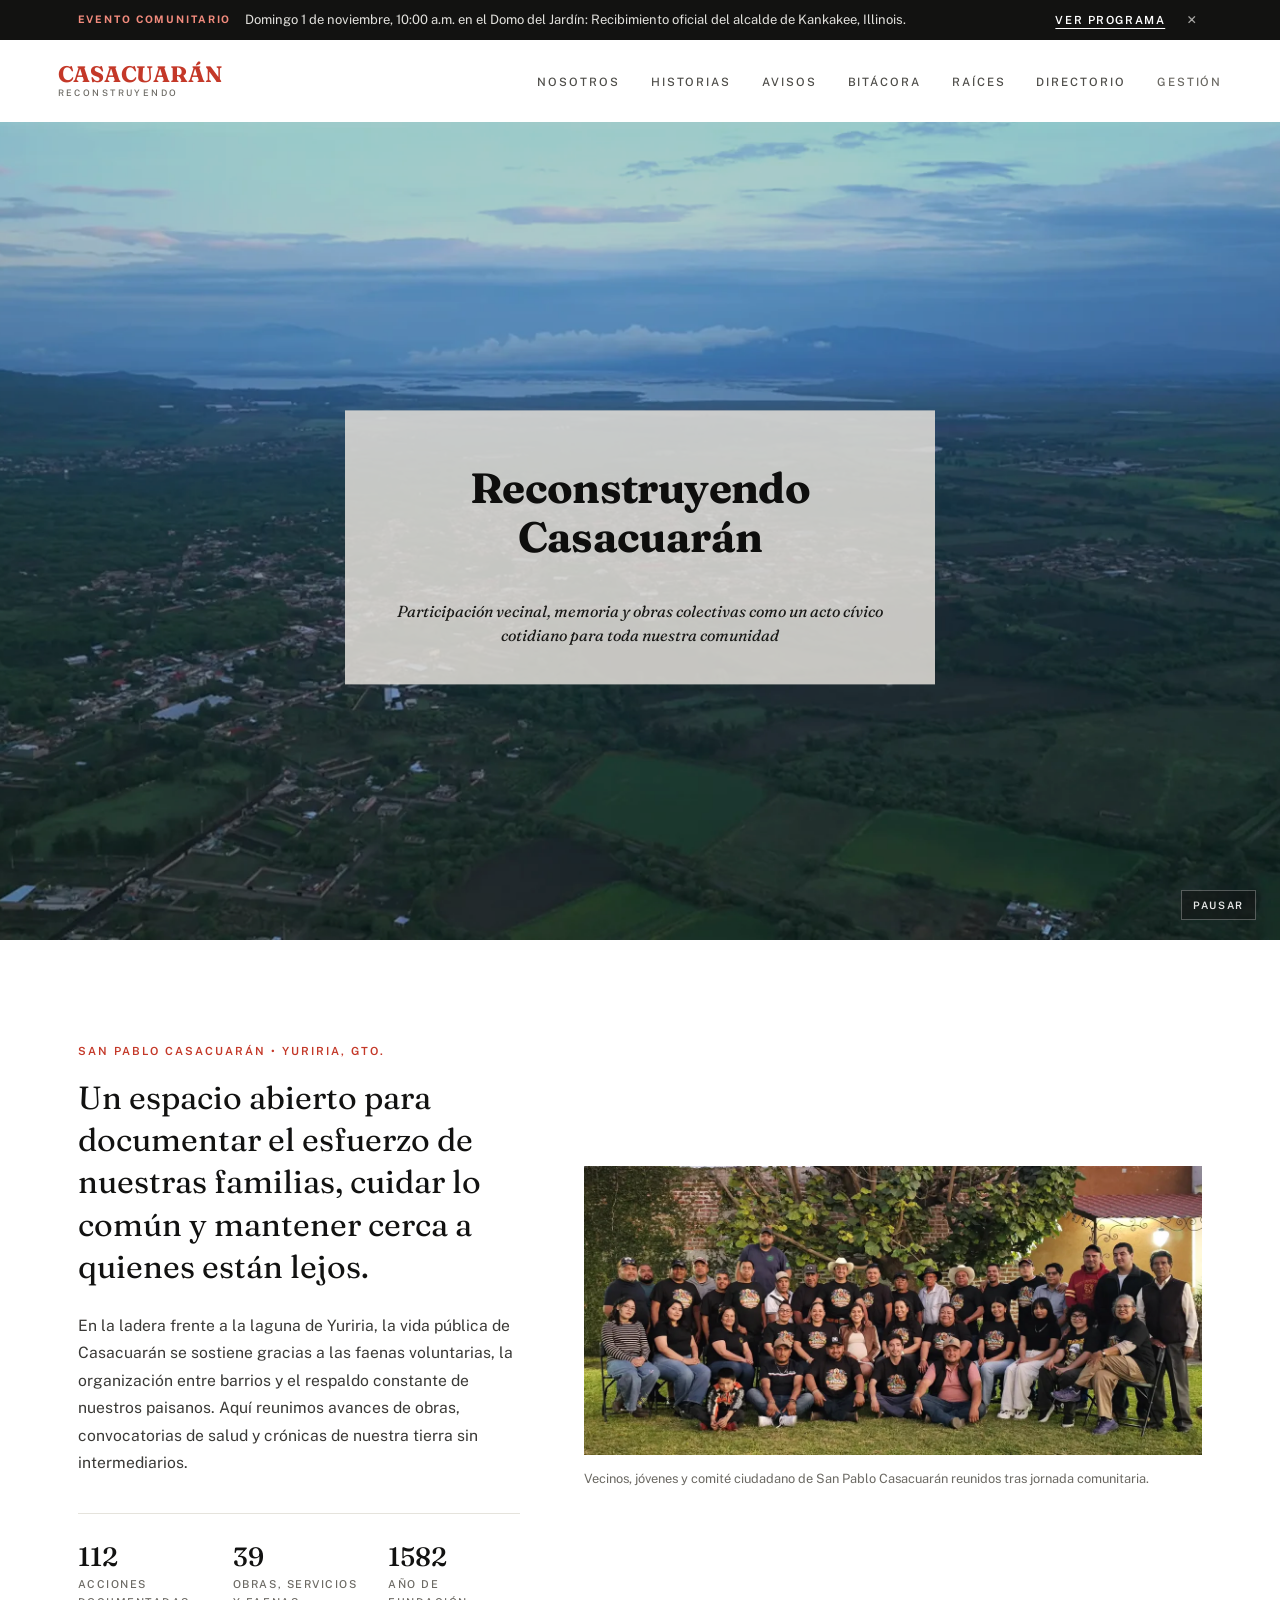
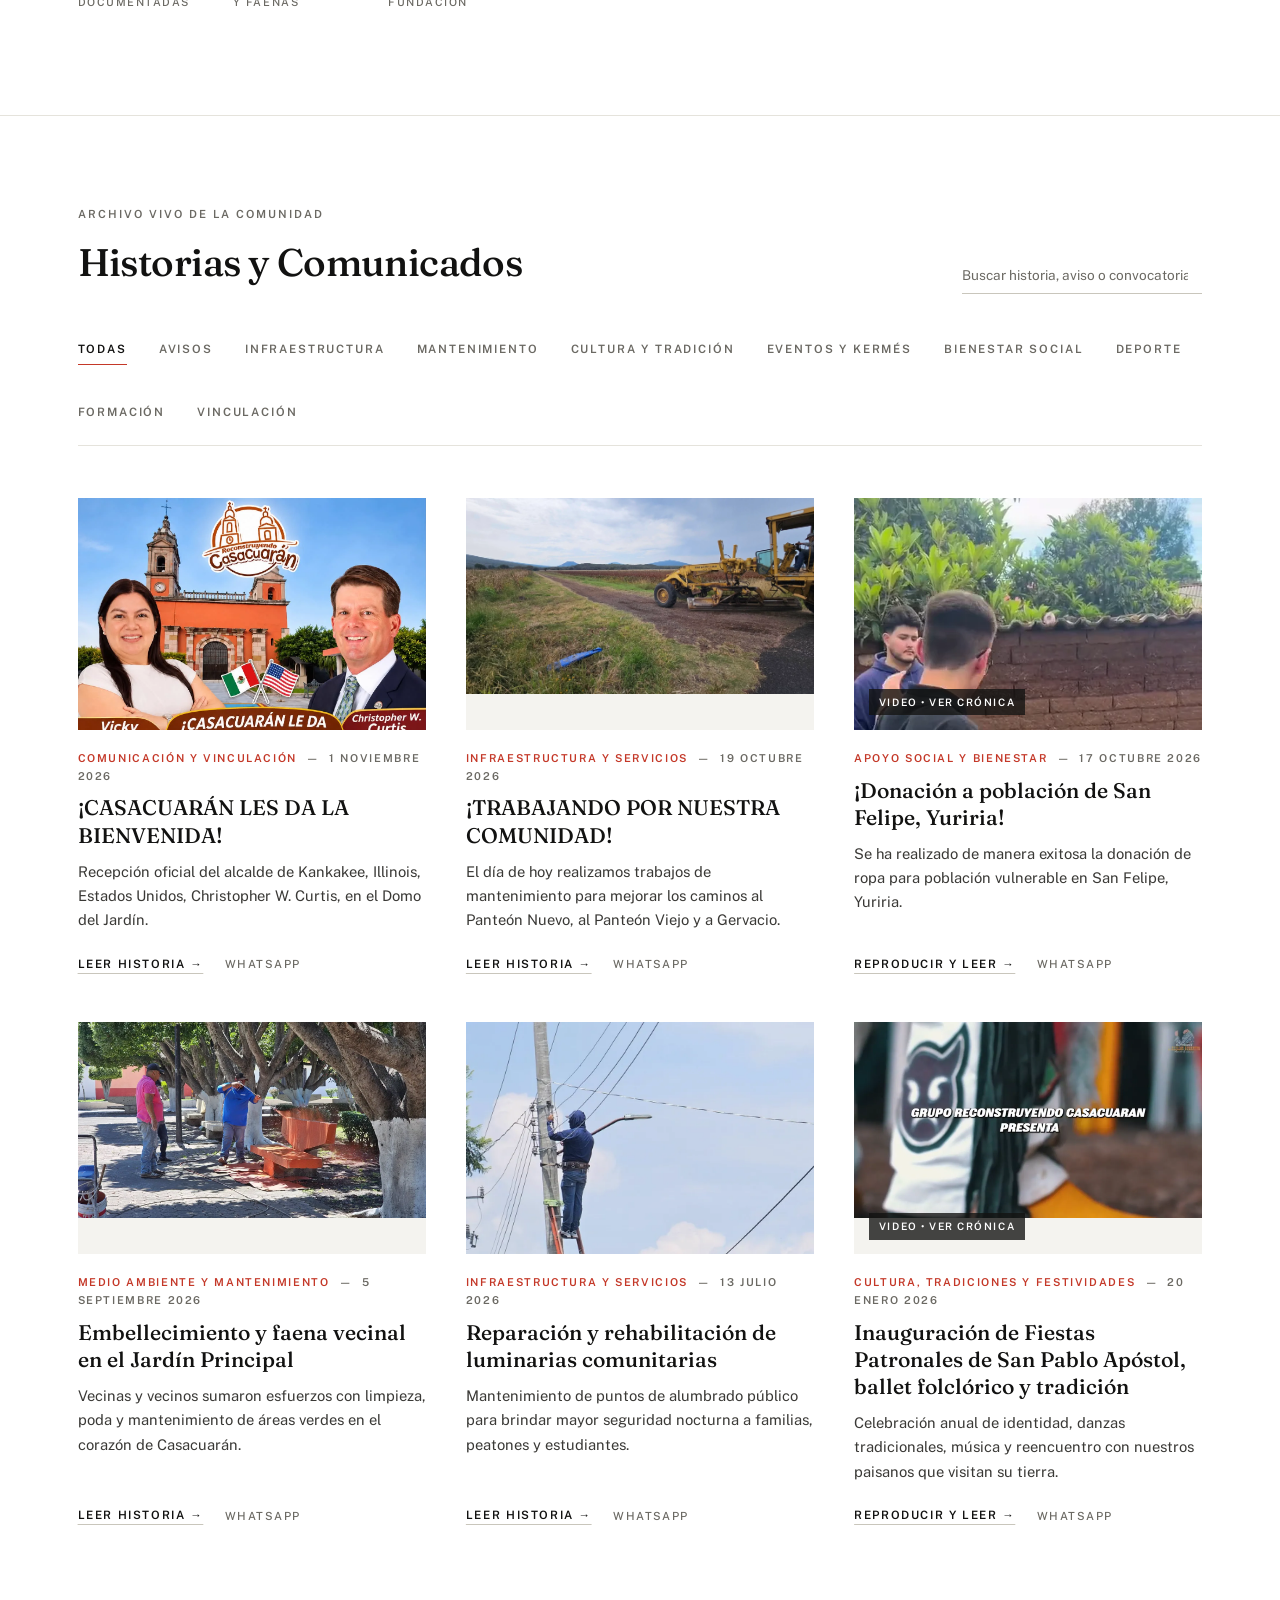
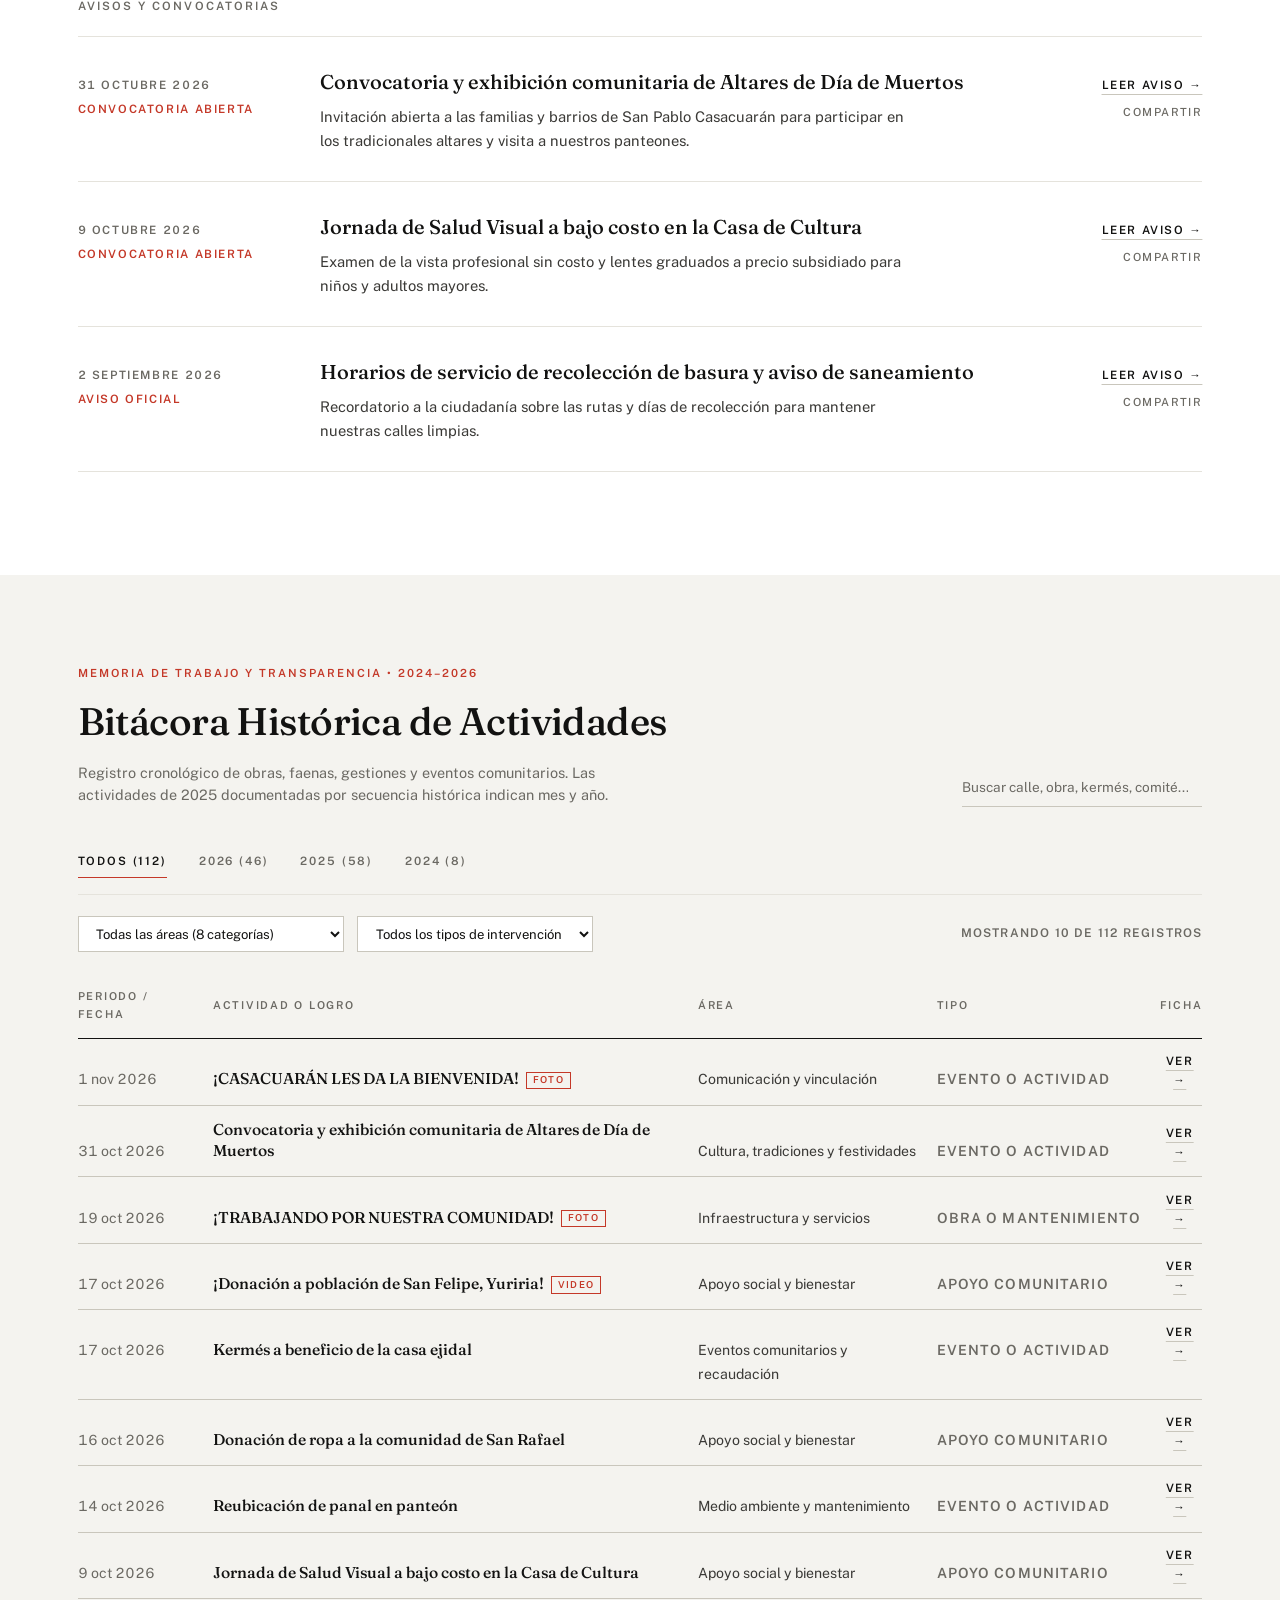
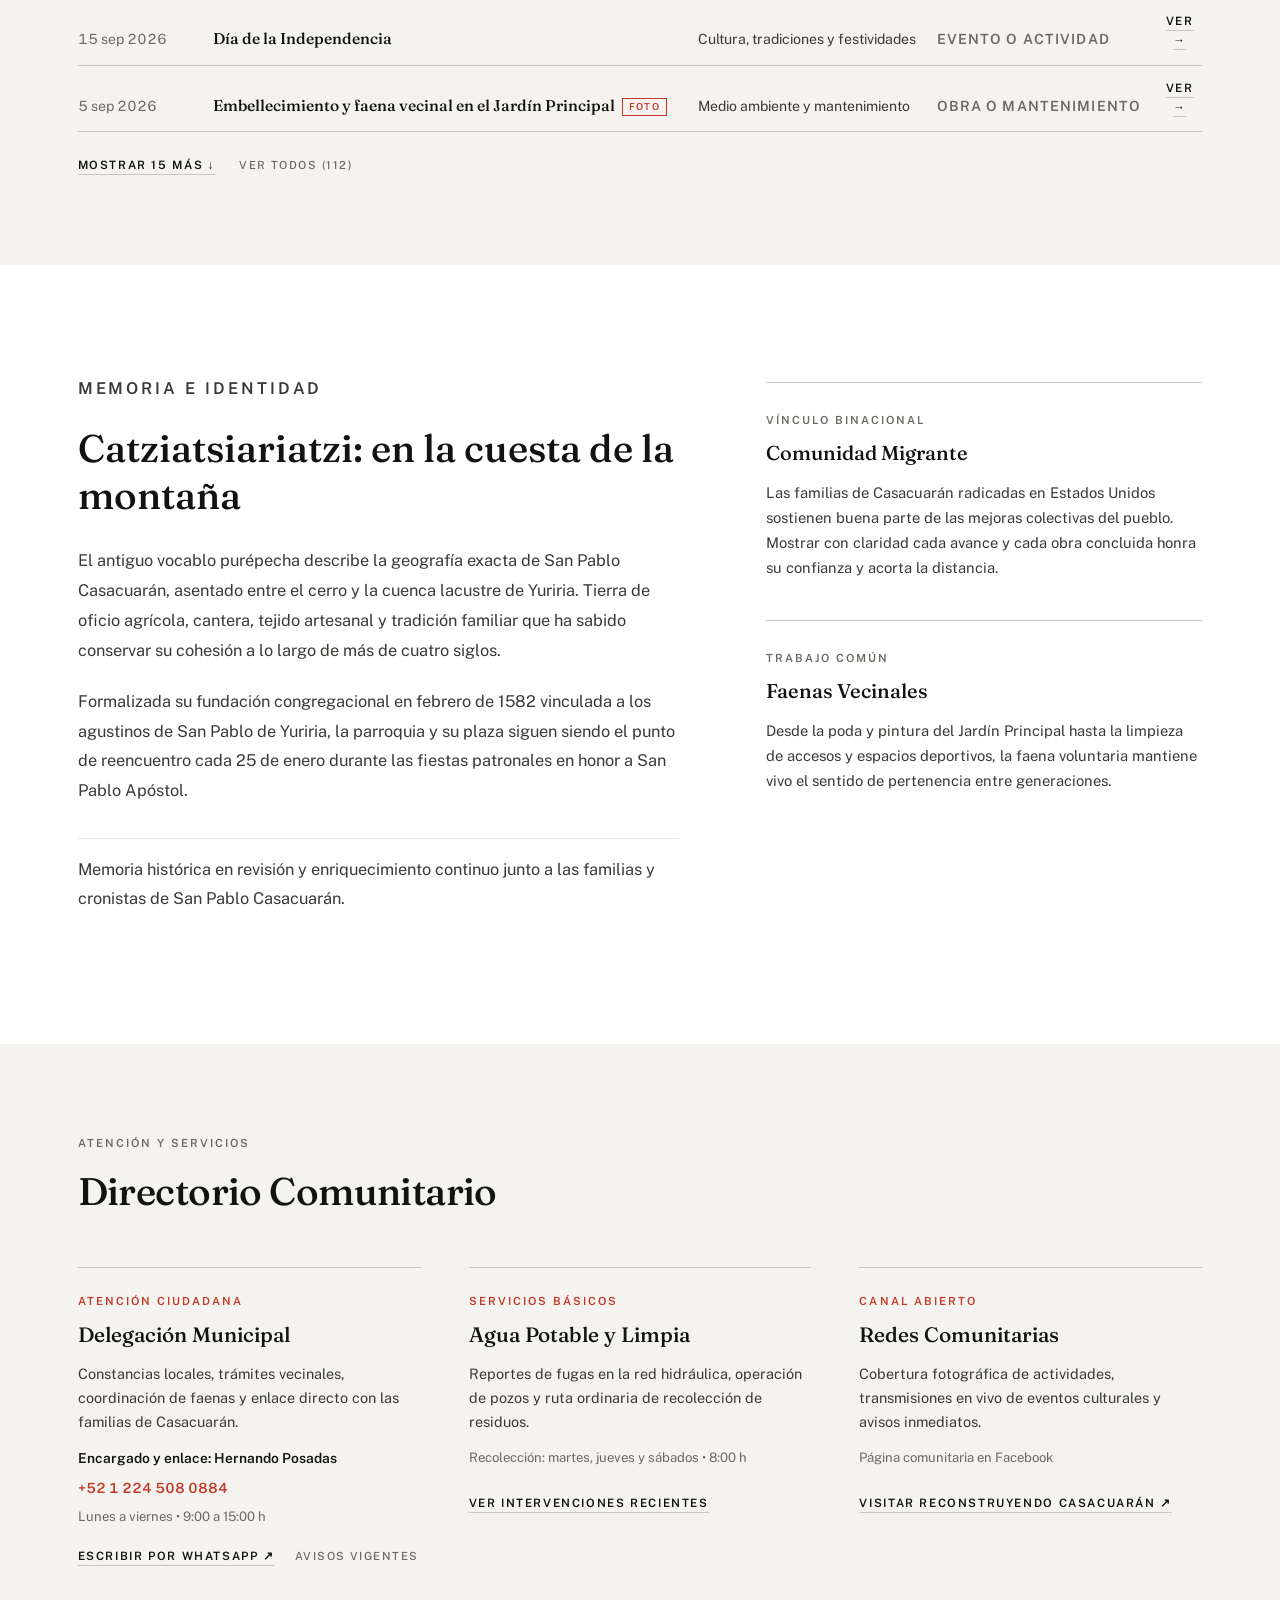
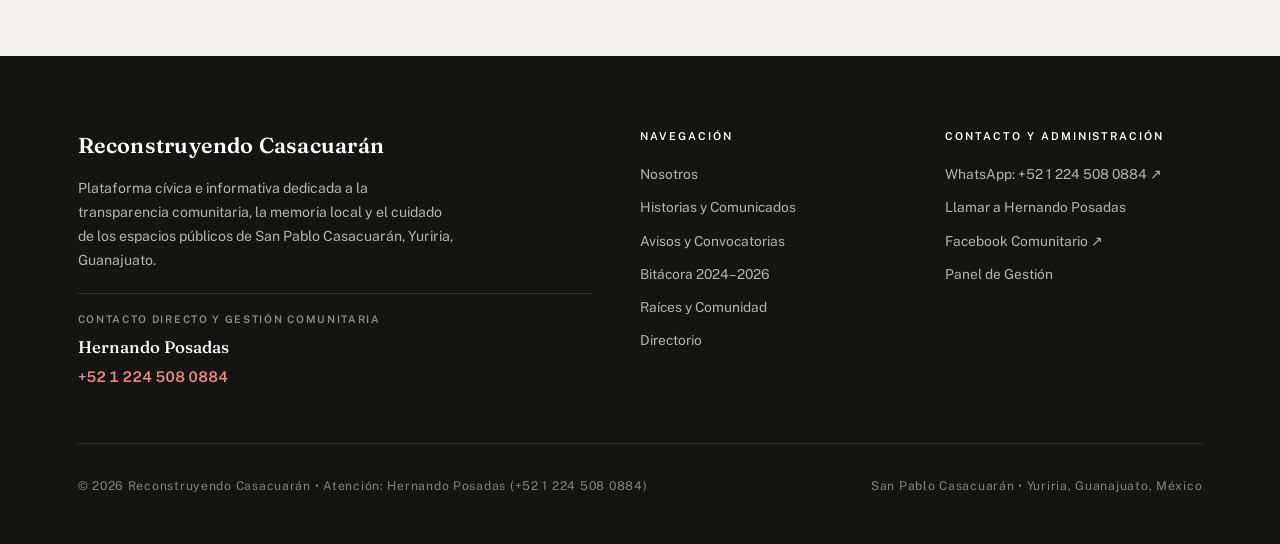
<file: index.html>
<!DOCTYPE html>
<html lang="es">
<head>
  <meta charset="UTF-8">
  <meta name="viewport" content="width=device-width, initial-scale=1.0">
  <title>Reconstruyendo Casacuarán — San Pablo Casacuarán, Yuriria</title>
  <meta name="description" content="Iniciativa cívica y comunitaria de San Pablo Casacuarán, Yuriria, Guanajuato. Historias, registro abierto de obras públicas, faenas vecinales y memoria colectiva.">
  <link rel="icon" type="image/svg+xml" href="assets/logo-mark.svg">

  <link rel="preload" href="assets/fonts/fraunces-latin.woff2" as="font" type="font/woff2" crossorigin>
  <link rel="preload" href="assets/fonts/public-sans-latin.woff2" as="font" type="font/woff2" crossorigin>
  <link rel="preload" href="IMG/Yuriria_header_poster.webp" as="image" type="image/webp">

  <link rel="stylesheet" href="css/styles.css">
</head>
<body>

  <a href="#main-content" class="skip-link">Saltar al contenido</a>

  <!-- Aviso urgente discreto (solo aparece cuando está activo) -->
  <aside id="urgent-banner" class="urgent-bar" aria-label="Aviso comunitario" hidden></aside>

  <!-- Cabecera blanca minimalista (Variante A — City Bureau) -->
  <header id="site-header" class="site-header">
    <div class="header-inner">
      <a href="index.html" class="brand-wordmark" aria-label="Reconstruyendo Casacuarán — Inicio">
        <span class="brand-wordmark-primary">Casacuarán</span>
        <span class="brand-wordmark-secondary">Reconstruyendo</span>
      </a>

      <nav class="primary-nav" aria-label="Navegación principal">
        <ul class="primary-nav-list">
          <li><a href="#nosotros" class="primary-nav-link">Nosotros</a></li>
          <li><a href="#comunicados" class="primary-nav-link">Historias</a></li>
          <li><a href="#dispatches-block" class="primary-nav-link">Avisos</a></li>
          <li><a href="#obras" class="primary-nav-link">Bitácora</a></li>
          <li><a href="#patrimonio" class="primary-nav-link">Raíces</a></li>
          <li><a href="#directorio" class="primary-nav-link">Directorio</a></li>
          <li><a href="admin.html" class="primary-nav-link primary-nav-link--muted">Gestión</a></li>
        </ul>
      </nav>

      <button type="button" id="mobile-nav-toggle" class="mobile-nav-toggle" aria-expanded="false" aria-controls="mobile-menu-panel">
        Menú
      </button>
    </div>
  </header>

  <!-- Menú móvil limpio a pantalla completa -->
  <nav id="mobile-menu-panel" class="mobile-menu-panel" aria-label="Menú móvil" hidden>
    <ul class="mobile-menu-list">
      <li><a href="#nosotros" class="mobile-menu-link">Nosotros</a></li>
      <li><a href="#comunicados" class="mobile-menu-link">Historias y Comunicados</a></li>
      <li><a href="#dispatches-block" class="mobile-menu-link">Avisos y Convocatorias</a></li>
      <li><a href="#obras" class="mobile-menu-link">Bitácora 2024–2026</a></li>
      <li><a href="#patrimonio" class="mobile-menu-link">Raíces y Comunidad</a></li>
      <li><a href="#directorio" class="mobile-menu-link">Directorio</a></li>
      <li><a href="admin.html" class="mobile-menu-link">Panel de Gestión</a></li>
    </ul>
    <div class="mobile-menu-footer">
      San Pablo Casacuarán &bull; Yuriria, Guanajuato
    </div>
  </nav>

  <main id="main-content">

    <!-- PORTADA CON VIDEO A PANTALLA COMPLETA Y PLACA CENTRAL (VARIANTE A) -->
    <section class="hero-stage" aria-label="Portada documental de San Pablo Casacuarán y Yuriria">
      <video id="hero-video"
             class="hero-video"
             autoplay
             muted
             loop
             playsinline
             preload="metadata"
             poster="IMG/Yuriria_header_poster.webp">
        <source src="IMG/Yuriria_header_720p.mp4" media="(max-width: 768px)" type="video/mp4">
        <source src="IMG/Yuriria_header_web.mp4" type="video/mp4">
      </video>

      <div class="hero-veil" role="presentation"></div>

      <div class="hero-plaque">
        <h1 class="hero-plaque-title">Reconstruyendo Casacuarán</h1>
        <p class="hero-plaque-motto">
          Participación vecinal, memoria y obras colectivas como un acto cívico cotidiano para toda nuestra comunidad
        </p>
      </div>

      <button type="button" id="hero-video-toggle" class="hero-video-control" aria-label="Pausar video de portada">
        Pausar
      </button>
    </section>

    <!-- NOSOTROS / RETRATO COMUNITARIO -->
    <section id="nosotros" class="section-intro">
      <div class="container">
        <div class="intro-grid">
          <div>
            <p class="eyebrow eyebrow--accent">San Pablo Casacuarán &bull; Yuriria, Gto.</p>
            <h2 class="intro-statement">
              Un espacio abierto para documentar el esfuerzo de nuestras familias, cuidar lo común y mantener cerca a quienes están lejos.
            </h2>
            <p class="intro-copy">
              En la ladera frente a la laguna de Yuriria, la vida pública de Casacuarán se sostiene gracias a las faenas voluntarias, la organización entre barrios y el respaldo constante de nuestros paisanos. Aquí reunimos avances de obras, convocatorias de salud y crónicas de nuestra tierra sin intermediarios.
            </p>

            <div class="intro-metrics">
              <div>
                <div id="stat-total" class="metric-value">--</div>
                <div class="metric-label">Acciones documentadas</div>
              </div>
              <div>
                <div id="stat-obras" class="metric-value">--</div>
                <div class="metric-label">Obras, servicios y faenas</div>
              </div>
              <div>
                <div class="metric-value">1582</div>
                <div class="metric-label">Año de fundación</div>
              </div>
            </div>
          </div>

          <figure>
            <picture>
              <source srcset="IMG/Casacuaran.webp" type="image/webp">
              <img src="IMG/Casacuaran.jpg"
                   alt="Habitantes y familias de San Pablo Casacuarán reunidos"
                   class="intro-figure-img"
                   width="2048"
                   height="956"
                   loading="lazy">
            </picture>
            <figcaption class="intro-figcaption">
              Vecinos, jóvenes y comité ciudadano de San Pablo Casacuarán reunidos tras jornada comunitaria.
            </figcaption>
          </figure>
        </div>
      </div>
    </section>

    <!-- HISTORIAS, CRÓNICAS Y AVISOS COMUNITARIOS -->
    <section id="comunicados" class="section-stories">
      <div class="container">
        <div class="section-header-row">
          <div>
            <p class="eyebrow">Archivo vivo de la comunidad</p>
            <h2 class="section-heading">Historias y Comunicados</h2>
          </div>

          <div class="search-minimal">
            <input type="search"
                   id="search-posts"
                   class="search-minimal-input"
                   placeholder="Buscar historia, aviso o convocatoria..."
                   aria-label="Buscar historias y avisos">
          </div>
        </div>

        <div class="filter-nav" role="toolbar" aria-label="Filtrar historias y avisos por categoría">
          <button type="button" class="filter-link" data-category="todas" aria-pressed="true">Todas</button>
          <button type="button" class="filter-link" data-category="avisos" aria-pressed="false">Avisos</button>
          <button type="button" class="filter-link" data-category="infraestructura" aria-pressed="false">Infraestructura</button>
          <button type="button" class="filter-link" data-category="mantenimiento" aria-pressed="false">Mantenimiento</button>
          <button type="button" class="filter-link" data-category="cultura" aria-pressed="false">Cultura y Tradición</button>
          <button type="button" class="filter-link" data-category="eventos" aria-pressed="false">Eventos y Kermés</button>
          <button type="button" class="filter-link" data-category="bienestar" aria-pressed="false">Bienestar Social</button>
          <button type="button" class="filter-link" data-category="deporte" aria-pressed="false">Deporte</button>
          <button type="button" class="filter-link" data-category="participacion" aria-pressed="false">Formación</button>
          <button type="button" class="filter-link" data-category="comunicacion" aria-pressed="false">Vinculación</button>
        </div>

        <!-- Galería fotográfica y audiovisual -->
        <div id="stories-gallery" class="stories-gallery"></div>

        <!-- Boletín limpio para avisos y convocatorias sin fotografía -->
        <div id="dispatches-block" class="dispatches-block">
          <h3 id="dispatches-heading" class="dispatches-heading">Avisos y Convocatorias</h3>
          <div id="dispatches-list" class="dispatches-list"></div>
        </div>

        <div id="empty-posts" class="empty-message" hidden></div>
      </div>
    </section>

    <!-- BITÁCORA HISTÓRICA COMPACTA DE GESTIÓN Y ACTIVIDADES (2024–2026) -->
    <section id="obras" class="section-works">
      <div class="container">
        <div class="section-header-row">
          <div>
            <p class="eyebrow eyebrow--accent">Memoria de trabajo y transparencia &bull; 2024–2026</p>
            <h2 class="section-heading">Bitácora Histórica de Actividades</h2>
            <p class="ledger-intro-note">
              Registro cronológico de obras, faenas, gestiones y eventos comunitarios. Las actividades de 2025 documentadas por secuencia histórica indican mes y año.
            </p>
          </div>

          <div class="search-minimal">
            <input type="search"
                   id="ledger-search"
                   class="search-minimal-input"
                   placeholder="Buscar calle, obra, kermés, comité..."
                   aria-label="Buscar en toda la bitácora histórica">
          </div>
        </div>

        <!-- Pestañas por año -->
        <div id="ledger-year-nav" class="filter-nav ledger-year-nav" role="toolbar" aria-label="Filtrar bitácora por año">
          <button type="button" class="filter-link ledger-year-btn" data-year="todos" aria-pressed="true">Todos</button>
          <button type="button" class="filter-link ledger-year-btn" data-year="2026" aria-pressed="false">2026</button>
          <button type="button" class="filter-link ledger-year-btn" data-year="2025" aria-pressed="false">2025</button>
          <button type="button" class="filter-link ledger-year-btn" data-year="2024" aria-pressed="false">2024</button>
        </div>

        <!-- Filtros compactos de Categoría y Tipo de intervención -->
        <div class="ledger-filter-row">
          <div class="ledger-select-group">
            <select id="ledger-category" class="ledger-select" aria-label="Filtrar bitácora por categoría">
              <option value="todas">Todas las áreas (8 categorías)</option>
              <option value="infraestructura">Infraestructura y servicios</option>
              <option value="mantenimiento">Medio ambiente y mantenimiento</option>
              <option value="cultura">Cultura, tradiciones y festividades</option>
              <option value="eventos">Eventos comunitarios y recaudación</option>
              <option value="bienestar">Apoyo social y bienestar</option>
              <option value="deporte">Deporte y recreación</option>
              <option value="participacion">Participación y formación</option>
              <option value="comunicacion">Comunicación y vinculación</option>
            </select>

            <select id="ledger-intervention" class="ledger-select" aria-label="Filtrar por tipo de intervención">
              <option value="todos">Todos los tipos de intervención</option>
              <option value="Obra o mantenimiento">Obra o mantenimiento</option>
              <option value="Gestión y coordinación">Gestión y coordinación</option>
              <option value="Apoyo comunitario">Apoyo comunitario</option>
              <option value="Evento o actividad">Evento o actividad</option>
              <option value="Comunicación institucional">Comunicación institucional</option>
            </select>
          </div>

          <span id="ledger-count-label" class="ledger-results-meta">Cargando registros...</span>
        </div>

        <div class="works-table-wrap">
          <table class="works-table works-table--compact">
            <thead>
              <tr>
                <th scope="col">Periodo / Fecha</th>
                <th scope="col">Actividad o Logro</th>
                <th scope="col">Área</th>
                <th scope="col">Tipo</th>
                <th scope="col">Ficha</th>
              </tr>
            </thead>
            <tbody id="obras-tbody"></tbody>
          </table>
        </div>

        <div id="ledger-pagination" class="ledger-footer-bar"></div>
      </div>
    </section>

    <!-- RAÍCES, TERRITORIO Y COMUNIDAD MIGRANTE -->
    <section id="patrimonio" class="section-heritage">
      <div class="container">
        <div class="heritage-layout">
          <div class="heritage-prose">
            <p class="eyebrow eyebrow--accent">Memoria e identidad</p>
            <h2 class="heritage-lead-title">Catziatsiariatzi: en la cuesta de la montaña</h2>
            <p>
              El antiguo vocablo purépecha describe la geografía exacta de San Pablo Casacuarán, asentado entre el cerro y la cuenca lacustre de Yuriria. Tierra de oficio agrícola, cantera, tejido artesanal y tradición familiar que ha sabido conservar su cohesión a lo largo de más de cuatro siglos.
            </p>
            <p>
              Formalizada su fundación congregacional en febrero de 1582 vinculada a los agustinos de San Pablo de Yuriria, la parroquia y su plaza siguen siendo el punto de reencuentro cada 25 de enero durante las fiestas patronales en honor a San Pablo Apóstol.
            </p>
            <p class="heritage-footnote">
              Memoria histórica en revisión y enriquecimiento continuo junto a las familias y cronistas de San Pablo Casacuarán.
            </p>
          </div>

          <div class="heritage-pillars">
            <div class="heritage-pillar">
              <p class="eyebrow">Vínculo binacional</p>
              <h3 class="heritage-pillar-title">Comunidad Migrante</h3>
              <p class="heritage-pillar-text">
                Las familias de Casacuarán radicadas en Estados Unidos sostienen buena parte de las mejoras colectivas del pueblo. Mostrar con claridad cada avance y cada obra concluida honra su confianza y acorta la distancia.
              </p>
            </div>

            <div class="heritage-pillar">
              <p class="eyebrow">Trabajo común</p>
              <h3 class="heritage-pillar-title">Faenas Vecinales</h3>
              <p class="heritage-pillar-text">
                Desde la poda y pintura del Jardín Principal hasta la limpieza de accesos y espacios deportivos, la faena voluntaria mantiene vivo el sentido de pertenencia entre generaciones.
              </p>
            </div>
          </div>
        </div>
      </div>
    </section>

    <!-- DIRECTORIO ESENCIAL -->
    <section id="directorio" class="section-directory">
      <div class="container">
        <p class="eyebrow">Atención y servicios</p>
        <h2 class="section-heading">Directorio Comunitario</h2>

        <div class="directory-columns">
          <div class="directory-item">
            <p class="eyebrow eyebrow--accent">Atención ciudadana</p>
            <h3 class="directory-item-title">Delegación Municipal</h3>
            <p class="directory-item-desc">
              Constancias locales, trámites vecinales, coordinación de faenas y enlace directo con las familias de Casacuarán.
            </p>
            <p class="directory-contact-person">Encargado y enlace: Hernando Posadas</p>
            <a href="tel:+5212245080884" class="directory-contact-phone">+52 1 224 508 0884</a>
            <p class="directory-item-meta">Lunes a viernes &bull; 9:00 a 15:00 h</p>
            <div class="directory-actions-row">
              <a href="https://wa.me/5212245080884?text=Hola%20Hernando,%20me%20comunico%20desde%20el%20portal%20Reconstruyendo%20Casacuar%C3%A1n"
                 target="_blank"
                 rel="noopener noreferrer"
                 class="text-action-btn">Escribir por WhatsApp &nearr;</a>
              <a href="#dispatches-block" class="text-share-link">Avisos vigentes</a>
            </div>
          </div>

          <div class="directory-item">
            <p class="eyebrow eyebrow--accent">Servicios básicos</p>
            <h3 class="directory-item-title">Agua Potable y Limpia</h3>
            <p class="directory-item-desc">
              Reportes de fugas en la red hidráulica, operación de pozos y ruta ordinaria de recolección de residuos.
            </p>
            <p class="directory-item-meta">Recolección: martes, jueves y sábados &bull; 8:00 h</p>
            <a href="#obras" class="text-action-btn">Ver intervenciones recientes</a>
          </div>

          <div class="directory-item">
            <p class="eyebrow eyebrow--accent">Canal abierto</p>
            <h3 class="directory-item-title">Redes Comunitarias</h3>
            <p class="directory-item-desc">
              Cobertura fotográfica de actividades, transmisiones en vivo de eventos culturales y avisos inmediatos.
            </p>
            <p class="directory-item-meta">Página comunitaria en Facebook</p>
            <a href="https://www.facebook.com/people/Reconstruyendo-Casacuar%C3%A1n/61569069380607/"
               target="_blank"
               rel="noopener noreferrer"
               class="text-action-btn">Visitar Reconstruyendo Casacuarán &nearr;</a>
          </div>
        </div>
      </div>
    </section>

  </main>

  <!-- PIE DE PÁGINA SOBRIO -->
  <footer class="site-footer">
    <div class="container">
      <div class="footer-grid">
        <div>
          <div class="footer-brand">Reconstruyendo Casacuarán</div>
          <p class="footer-summary">
            Plataforma cívica e informativa dedicada a la transparencia comunitaria, la memoria local y el cuidado de los espacios públicos de San Pablo Casacuarán, Yuriria, Guanajuato.
          </p>
          <div class="footer-contact-card">
            <p class="footer-contact-label">Contacto directo y gestión comunitaria</p>
            <p class="footer-contact-name">Hernando Posadas</p>
            <a href="tel:+5212245080884" class="footer-contact-phone">+52 1 224 508 0884</a>
          </div>
        </div>

        <div>
          <h3 class="footer-heading">Navegación</h3>
          <ul class="footer-links">
            <li><a href="#nosotros">Nosotros</a></li>
            <li><a href="#comunicados">Historias y Comunicados</a></li>
            <li><a href="#dispatches-block">Avisos y Convocatorias</a></li>
            <li><a href="#obras">Bitácora 2024–2026</a></li>
            <li><a href="#patrimonio">Raíces y Comunidad</a></li>
            <li><a href="#directorio">Directorio</a></li>
          </ul>
        </div>

        <div>
          <h3 class="footer-heading">Contacto y Administración</h3>
          <ul class="footer-links">
            <li>
              <a href="https://wa.me/5212245080884?text=Hola%20Hernando,%20me%20comunico%20desde%20el%20portal%20Reconstruyendo%20Casacuar%C3%A1n"
                 target="_blank"
                 rel="noopener noreferrer">WhatsApp: +52 1 224 508 0884 &nearr;</a>
            </li>
            <li>
              <a href="tel:+5212245080884">Llamar a Hernando Posadas</a>
            </li>
            <li><a href="https://www.facebook.com/people/Reconstruyendo-Casacuar%C3%A1n/61569069380607/" target="_blank" rel="noopener noreferrer">Facebook Comunitario &nearr;</a></li>
            <li><a href="admin.html">Panel de Gestión</a></li>
          </ul>
        </div>
      </div>

      <div class="footer-bottom">
        <span>&copy; 2026 Reconstruyendo Casacuarán &bull; Atención: Hernando Posadas (+52 1 224 508 0884)</span>
        <span>San Pablo Casacuarán &bull; Yuriria, Guanajuato, México</span>
      </div>
    </div>
  </footer>

  <!-- MODAL DE LECTURA (<dialog>) -->
  <dialog id="post-modal" class="modal-dialog" aria-labelledby="modal-title">
    <div class="modal-topbar">
      <span id="modal-category" class="eyebrow eyebrow--accent">Comunicado</span>
      <button type="button" id="modal-close-btn" class="modal-close-btn" aria-label="Cerrar ventana">
        Cerrar &times;
      </button>
    </div>
    <div id="modal-content-area" class="modal-body-scroll"></div>
  </dialog>

  <script src="js/data.js"></script>
  <script src="js/app.js"></script>
</body>
</html>
</file>
<file: css/styles.css>
/* ==========================================================================
   RECONSTRUYENDO CASACUARÁN — ARQUITECTURA EDITORIAL & MINIMALISMO CÍVICO
   Inspirado en City Bureau & Fundación Casa Wabi
   San Pablo Casacuarán, Yuriria, Guanajuato
   ========================================================================== */

/* --------------------------------------------------------------------------
   1. TIPOGRAFÍA AUTOALOJADA (CERO DEPENDENCIAS EXTERNAS)
   -------------------------------------------------------------------------- */
@font-face {
  font-family: 'Fraunces';
  src: url('../assets/fonts/fraunces-latin.woff2') format('woff2');
  font-weight: 300 900;
  font-style: normal;
  font-display: swap;
}

@font-face {
  font-family: 'Fraunces';
  src: url('../assets/fonts/fraunces-italic-latin.woff2') format('woff2');
  font-weight: 300 900;
  font-style: italic;
  font-display: swap;
}

@font-face {
  font-family: 'Public Sans';
  src: url('../assets/fonts/public-sans-latin.woff2') format('woff2');
  font-weight: 300 800;
  font-style: normal;
  font-display: swap;
}

@font-face {
  font-family: 'Public Sans';
  src: url('../assets/fonts/public-sans-italic-latin.woff2') format('woff2');
  font-weight: 300 800;
  font-style: italic;
  font-display: swap;
}

/* --------------------------------------------------------------------------
   2. TOKENS DE DISEÑO
   -------------------------------------------------------------------------- */
:root {
  --bg-white: #FFFFFF;
  --bg-stone: #F4F3EF;
  --bg-stone-deep: #EAE8E1;
  --bg-plaque: rgba(228, 225, 219, 0.85);
  --bg-footer: #141413;

  --ink: #121211;
  --ink-body: #3A3936;
  --ink-muted: #6B6963;
  --ink-on-dark: #F4F3EF;

  --accent: #C43828;
  --accent-dark: #9B291C;
  --forest: #2D4A34;

  --hairline: #E5E3DC;
  --hairline-strong: #C9C6BC;

  --font-serif: 'Fraunces', Georgia, 'Times New Roman', serif;
  --font-sans: 'Public Sans', -apple-system, BlinkMacSystemFont, 'Segoe UI', sans-serif;

  --header-height: 82px;
  --container-max: 1240px;
  --gutter: clamp(1.5rem, 4.5vw, 4rem);

  /* Compatibilidad con admin.html */
  --cal: #F4F3EF;
  --papel: #FFFFFF;
  --piedra: #EAE8E1;
  --tinta: #121211;
  --tinta-suave: #3A3936;
  --tinta-muda: #6B6963;
  --almagre: #C43828;
  --guardapolvo: #9B291C;
  --filete: #E5E3DC;
  --filete-fuerte: #C9C6BC;
}

/* --------------------------------------------------------------------------
   3. BASE & ACCESIBILIDAD
   -------------------------------------------------------------------------- */
*, *::before, *::after {
  box-sizing: border-box;
  margin: 0;
  padding: 0;
}

html {
  scroll-behavior: smooth;
  -webkit-font-smoothing: antialiased;
  -moz-osx-font-smoothing: grayscale;
  text-rendering: optimizeLegibility;
}

@media (prefers-reduced-motion: reduce) {
  html {
    scroll-behavior: auto;
  }
}

body {
  font-family: var(--font-sans);
  font-size: 1rem;
  line-height: 1.65;
  color: var(--ink-body);
  background-color: var(--bg-white);
  min-height: 100vh;
}

img, video, picture {
  display: block;
  max-width: 100%;
}

button, input, select, textarea {
  font: inherit;
  color: inherit;
}

:focus-visible {
  outline: 2px solid var(--accent);
  outline-offset: 3px;
}

[hidden] {
  display: none !important;
}

.skip-link {
  position: absolute;
  top: -120px;
  left: 1.5rem;
  z-index: 1000;
  background-color: var(--ink);
  color: var(--bg-white);
  padding: 0.7rem 1.2rem;
  font-size: 0.78rem;
  font-weight: 600;
  letter-spacing: 0.12em;
  text-transform: uppercase;
  text-decoration: none;
}

.skip-link:focus {
  top: 1rem;
}

.container {
  width: 100%;
  max-width: var(--container-max);
  margin-inline: auto;
  padding-inline: var(--gutter);
}

.eyebrow {
  font-family: var(--font-sans);
  font-size: 0.7rem;
  font-weight: 600;
  letter-spacing: 0.18em;
  text-transform: uppercase;
  color: var(--ink-muted);
}

.eyebrow--accent {
  color: var(--accent);
}

.font-serif {
  font-family: var(--font-serif);
}

/* --------------------------------------------------------------------------
   4. CINTILLO DE AVISO URGENTE (DISCRETO Y ARQUITECTÓNICO)
   -------------------------------------------------------------------------- */
.urgent-bar {
  background-color: var(--ink);
  color: var(--ink-on-dark);
  font-size: 0.8125rem;
  padding: 0.55rem 0;
}

.urgent-bar-inner {
  display: flex;
  align-items: center;
  justify-content: space-between;
  gap: 1.25rem;
  flex-wrap: wrap;
}

.urgent-bar-lead {
  display: flex;
  align-items: center;
  gap: 0.85rem;
  flex: 1;
  min-width: 240px;
}

.urgent-bar-badge {
  font-size: 0.65rem;
  font-weight: 700;
  letter-spacing: 0.18em;
  text-transform: uppercase;
  color: #F28B7D;
  white-space: nowrap;
}

.urgent-bar-text {
  color: rgba(244, 243, 239, 0.92);
  font-weight: 400;
}

.urgent-bar-actions {
  display: flex;
  align-items: center;
  gap: 1rem;
}

.urgent-bar-link {
  background: none;
  border: none;
  color: var(--bg-white);
  font-size: 0.7rem;
  font-weight: 600;
  letter-spacing: 0.14em;
  text-transform: uppercase;
  text-decoration: underline;
  text-underline-offset: 4px;
  cursor: pointer;
}

.urgent-bar-close {
  background: none;
  border: none;
  color: rgba(244, 243, 239, 0.65);
  font-size: 1.1rem;
  line-height: 1;
  cursor: pointer;
  padding: 0.15rem 0.35rem;
}

.urgent-bar-close:hover {
  color: var(--bg-white);
}

/* --------------------------------------------------------------------------
   5. CABECERA BLANCA MINIMALISTA (ESTILO CITY BUREAU)
   -------------------------------------------------------------------------- */
.site-header {
  position: sticky;
  top: 0;
  z-index: 200;
  height: var(--header-height);
  background-color: var(--bg-white);
  border-bottom: 1px solid transparent;
  transition: border-color 0.2s ease;
}

.site-header.is-scrolled {
  border-bottom-color: var(--hairline);
}

.header-inner {
  height: 100%;
  max-width: 1440px;
  margin-inline: auto;
  padding-inline: var(--gutter);
  display: flex;
  align-items: center;
  justify-content: space-between;
  gap: 2rem;
}

/* Logotipo tipográfico de dos niveles (inspirado en City Bureau) */
.brand-wordmark {
  display: inline-flex;
  flex-direction: column;
  text-decoration: none;
  line-height: 1;
  user-select: none;
}

.brand-wordmark-primary {
  font-family: var(--font-serif);
  font-size: 1.4rem;
  font-weight: 700;
  letter-spacing: -0.01em;
  color: var(--accent);
  text-transform: uppercase;
}

.brand-wordmark-secondary {
  font-family: var(--font-sans);
  font-size: 0.56rem;
  font-weight: 500;
  letter-spacing: 0.27em;
  color: var(--ink-muted);
  text-transform: uppercase;
  margin-top: 0.28rem;
}

/* Navegación horizontal espaciada */
.primary-nav-list {
  display: flex;
  align-items: center;
  list-style: none;
  gap: clamp(1.35rem, 2.4vw, 2.5rem);
}

.primary-nav-link {
  font-family: var(--font-sans);
  font-size: 0.72rem;
  font-weight: 500;
  letter-spacing: 0.17em;
  text-transform: uppercase;
  color: #4D4C48;
  text-decoration: none;
  padding: 0.35rem 0;
  border-bottom: 1.5px solid transparent;
  transition: color 0.18s ease, border-color 0.18s ease;
}

.primary-nav-link:hover,
.primary-nav-link.is-active {
  color: var(--ink);
  border-bottom-color: var(--accent);
}

.primary-nav-link--muted {
  color: var(--ink-muted);
}

/* Botón menú móvil */
.mobile-nav-toggle {
  display: none;
  background: none;
  border: none;
  font-size: 0.72rem;
  font-weight: 600;
  letter-spacing: 0.18em;
  text-transform: uppercase;
  color: var(--ink);
  cursor: pointer;
  padding: 0.5rem 0;
}

/* Overlay menú móvil */
.mobile-menu-panel {
  position: fixed;
  inset: var(--header-height) 0 0 0;
  z-index: 190;
  background-color: var(--bg-white);
  padding: 3rem var(--gutter);
  border-top: 1px solid var(--hairline);
  display: flex;
  flex-direction: column;
  justify-content: space-between;
}

.mobile-menu-list {
  list-style: none;
  display: flex;
  flex-direction: column;
  gap: 1.75rem;
}

.mobile-menu-link {
  font-family: var(--font-serif);
  font-size: 1.75rem;
  font-weight: 500;
  color: var(--ink);
  text-decoration: none;
}

.mobile-menu-footer {
  font-size: 0.75rem;
  letter-spacing: 0.14em;
  text-transform: uppercase;
  color: var(--ink-muted);
  padding-top: 2rem;
  border-top: 1px solid var(--hairline);
}

/* --------------------------------------------------------------------------
   6. HERO DOCUMENTAL A PANTALLA COMPLETA (VARIANTE A — CITY BUREAU)
   -------------------------------------------------------------------------- */
.hero-stage {
  position: relative;
  width: 100%;
  height: calc(100vh - var(--header-height));
  min-height: 520px;
  max-height: 860px;
  background-color: #191918;
  overflow: hidden;
  display: flex;
  align-items: center;
  justify-content: center;
  padding: 2rem;
}

.hero-video {
  position: absolute;
  inset: 0;
  width: 100%;
  height: 100%;
  object-fit: cover;
  z-index: 1;
}

.hero-veil {
  position: absolute;
  inset: 0;
  background-color: rgba(18, 17, 15, 0.22);
  z-index: 2;
  pointer-events: none;
}

/* Placa central translúcida estilo City Bureau */
.hero-plaque {
  position: relative;
  z-index: 3;
  background-color: var(--bg-plaque);
  width: 100%;
  max-width: 590px;
  padding: clamp(2.25rem, 4.5vw, 3.35rem) clamp(1.75rem, 4vw, 3.25rem) clamp(1.75rem, 3.2vw, 2.3rem);
  text-align: center;
  transform: translateY(6%);
}

.hero-plaque-title {
  font-family: var(--font-serif);
  font-size: clamp(1.85rem, 3.3vw, 2.7rem);
  font-weight: 700;
  line-height: 1.15;
  letter-spacing: -0.015em;
  color: #0E0E0D;
}

.hero-plaque-motto {
  font-family: var(--font-serif);
  font-style: italic;
  font-weight: 400;
  font-size: clamp(0.95rem, 1.25vw, 1.08rem);
  line-height: 1.5;
  color: #181816;
  margin-top: clamp(1.5rem, 3vw, 2.35rem);
}

/* Control accesible discreto de video */
.hero-video-control {
  position: absolute;
  right: 1.5rem;
  bottom: 1.25rem;
  z-index: 4;
  background-color: rgba(18, 18, 17, 0.48);
  color: rgba(255, 255, 255, 0.9);
  border: 1px solid rgba(255, 255, 255, 0.28);
  padding: 0.35rem 0.7rem;
  font-size: 0.64rem;
  font-weight: 600;
  letter-spacing: 0.16em;
  text-transform: uppercase;
  cursor: pointer;
  transition: background-color 0.18s ease;
}

.hero-video-control:hover {
  background-color: rgba(18, 18, 17, 0.8);
}

/* --------------------------------------------------------------------------
   7. SECCIÓN NOSOTROS / RETRATO COMUNITARIO (AIRE ESTILO CASA WABI)
   -------------------------------------------------------------------------- */
.section-intro {
  padding: clamp(4.5rem, 8vw, 7.5rem) 0;
  background-color: var(--bg-white);
}

.intro-grid {
  display: grid;
  grid-template-columns: 5fr 7fr;
  gap: clamp(2.5rem, 5vw, 5rem);
  align-items: center;
}

.intro-statement {
  font-family: var(--font-serif);
  font-size: clamp(1.6rem, 2.5vw, 2.2rem);
  font-weight: 400;
  line-height: 1.32;
  color: var(--ink);
  margin-top: 1rem;
  margin-bottom: 1.5rem;
}

.intro-copy {
  font-size: 0.98rem;
  color: var(--ink-body);
  line-height: 1.75;
  margin-bottom: 2.25rem;
}

.intro-metrics {
  display: grid;
  grid-template-columns: repeat(3, 1fr);
  gap: 1.5rem;
  padding-top: 1.75rem;
  border-top: 1px solid var(--hairline);
}

.metric-value {
  font-family: var(--font-serif);
  font-size: 1.65rem;
  font-weight: 500;
  color: var(--ink);
  line-height: 1.1;
}

.metric-label {
  font-size: 0.68rem;
  font-weight: 500;
  letter-spacing: 0.14em;
  text-transform: uppercase;
  color: var(--ink-muted);
  margin-top: 0.35rem;
}

.intro-figure-img {
  width: 100%;
  height: auto;
  object-fit: cover;
}

.intro-figcaption {
  margin-top: 0.85rem;
  font-size: 0.8rem;
  color: var(--ink-muted);
  line-height: 1.5;
}

/* --------------------------------------------------------------------------
   8. HISTORIAS Y COMUNICADOS (GALERÍA EDITORIAL + BOLETÍN LIMPIO)
   -------------------------------------------------------------------------- */
.section-stories {
  padding: clamp(4rem, 7vw, 6.5rem) 0 clamp(5rem, 8vw, 7.5rem);
  background-color: var(--bg-white);
  border-top: 1px solid var(--hairline);
}

.section-header-row {
  display: flex;
  align-items: flex-end;
  justify-content: space-between;
  gap: 2rem;
  margin-bottom: 2.5rem;
  flex-wrap: wrap;
}

.section-heading {
  font-family: var(--font-serif);
  font-size: clamp(1.85rem, 3vw, 2.45rem);
  font-weight: 500;
  color: var(--ink);
  letter-spacing: -0.015em;
  margin-top: 0.45rem;
}

.search-minimal {
  position: relative;
  min-width: 240px;
}

.search-minimal-input {
  width: 100%;
  border: none;
  border-bottom: 1px solid var(--hairline-strong);
  background: transparent;
  padding: 0.45rem 0;
  font-size: 0.85rem;
  color: var(--ink);
  transition: border-color 0.18s ease;
}

.search-minimal-input::placeholder {
  color: var(--ink-muted);
}

.search-minimal-input:focus {
  outline: none;
  border-bottom-color: var(--ink);
}

/* Filtros tipográficos sin cajas ni píldoras */
.filter-nav {
  display: flex;
  align-items: center;
  gap: clamp(1.25rem, 2.5vw, 2.25rem);
  padding-bottom: 1rem;
  margin-bottom: 3.25rem;
  border-bottom: 1px solid var(--hairline);
  flex-wrap: wrap;
}

.filter-link {
  background: none;
  border: none;
  padding: 0.35rem 0;
  font-size: 0.72rem;
  font-weight: 600;
  letter-spacing: 0.16em;
  text-transform: uppercase;
  color: var(--ink-muted);
  cursor: pointer;
  border-bottom: 1.5px solid transparent;
  transition: color 0.18s ease, border-color 0.18s ease;
}

.filter-link:hover {
  color: var(--ink);
}

.filter-link[aria-pressed="true"] {
  color: var(--ink);
  border-bottom-color: var(--accent);
}

/* Galería de crónicas con fotografía / video */
.stories-gallery {
  display: grid;
  grid-template-columns: repeat(3, 1fr);
  gap: 3rem 2.5rem;
}

.story-card {
  display: flex;
  flex-direction: column;
}

.story-media-wrap {
  position: relative;
  aspect-ratio: 3 / 2;
  background-color: var(--bg-stone);
  overflow: hidden;
  margin-bottom: 1.25rem;
  cursor: pointer;
}

.story-media-img {
  width: 100%;
  height: 100%;
  object-fit: cover;
  object-position: center 22%;
  transition: transform 0.55s cubic-bezier(0.16, 1, 0.3, 1);
}

.story-card:hover .story-media-img {
  transform: scale(1.025);
}

.story-video-indicator {
  position: absolute;
  left: 0.9rem;
  bottom: 0.9rem;
  background-color: rgba(18, 18, 17, 0.78);
  color: var(--bg-white);
  padding: 0.3rem 0.65rem;
  font-size: 0.64rem;
  font-weight: 600;
  letter-spacing: 0.15em;
  text-transform: uppercase;
}

.story-meta {
  font-size: 0.68rem;
  font-weight: 600;
  letter-spacing: 0.15em;
  text-transform: uppercase;
  color: var(--ink-muted);
  margin-bottom: 0.55rem;
}

.story-meta-cat {
  color: var(--accent);
}

.story-title {
  font-family: var(--font-serif);
  font-size: 1.32rem;
  font-weight: 500;
  line-height: 1.28;
  color: var(--ink);
  margin-bottom: 0.7rem;
}

.story-title-btn {
  background: none;
  border: none;
  text-align: left;
  padding: 0;
  font: inherit;
  color: inherit;
  cursor: pointer;
  transition: color 0.18s ease;
}

.story-title-btn:hover {
  color: var(--accent);
}

.story-summary {
  font-size: 0.92rem;
  color: var(--ink-body);
  line-height: 1.65;
  margin-bottom: 1.15rem;
  flex: 1;
}

.story-links {
  display: flex;
  align-items: center;
  gap: 1.35rem;
  padding-top: 0.25rem;
}

.text-action-btn {
  background: none;
  border: none;
  padding: 0;
  font-size: 0.72rem;
  font-weight: 600;
  letter-spacing: 0.14em;
  text-transform: uppercase;
  color: var(--ink);
  cursor: pointer;
  text-decoration: underline;
  text-decoration-color: var(--hairline-strong);
  text-underline-offset: 5px;
  transition: color 0.18s ease, text-decoration-color 0.18s ease;
}

.text-action-btn:hover {
  color: var(--accent);
  text-decoration-color: var(--accent);
}

.text-share-link {
  font-size: 0.7rem;
  font-weight: 500;
  letter-spacing: 0.13em;
  text-transform: uppercase;
  color: var(--ink-muted);
  text-decoration: none;
}

.text-share-link:hover {
  color: var(--forest);
}

/* Lista editorial limpia para avisos y comunicados sin fotografía */
.dispatches-block {
  margin-top: 4.5rem;
}

.dispatches-block--standalone {
  margin-top: 0;
}

.dispatches-heading {
  font-size: 0.72rem;
  font-weight: 600;
  letter-spacing: 0.18em;
  text-transform: uppercase;
  color: var(--ink-muted);
  margin-bottom: 1.25rem;
}

.dispatches-list {
  border-top: 1px solid var(--hairline);
}

.dispatch-row {
  display: grid;
  grid-template-columns: 210px 1fr auto;
  gap: 2rem;
  padding: 1.75rem 0;
  border-bottom: 1px solid var(--hairline);
  align-items: baseline;
}

.dispatch-date {
  font-size: 0.72rem;
  font-weight: 600;
  letter-spacing: 0.14em;
  text-transform: uppercase;
  color: var(--ink-muted);
  font-variant-numeric: tabular-nums;
}

.dispatch-cat {
  display: block;
  color: var(--accent);
  margin-top: 0.3rem;
}

.dispatch-title {
  font-family: var(--font-serif);
  font-size: 1.25rem;
  font-weight: 500;
  color: var(--ink);
  margin-bottom: 0.4rem;
}

.dispatch-summary {
  font-size: 0.92rem;
  color: var(--ink-body);
  max-width: 65ch;
}

.dispatch-actions {
  display: flex;
  flex-direction: column;
  align-items: flex-end;
  gap: 0.5rem;
  white-space: nowrap;
}

.empty-message {
  padding: 3rem 0;
  color: var(--ink-muted);
  font-size: 0.95rem;
}

/* --------------------------------------------------------------------------
   9. REGISTRO ABIERTO DE OBRAS Y FAENAS (SOBRIO, SIN CELDAS ENCAJONADAS)
   -------------------------------------------------------------------------- */
.section-works {
  padding: clamp(4.5rem, 7vw, 6.5rem) 0;
  background-color: var(--bg-stone);
}

.works-table-wrap {
  overflow-x: auto;
  margin-top: 2.25rem;
}

.works-table {
  width: 100%;
  border-collapse: collapse;
  text-align: left;
}

.works-table th {
  font-size: 0.68rem;
  font-weight: 600;
  letter-spacing: 0.16em;
  text-transform: uppercase;
  color: var(--ink-muted);
  padding: 0 1rem 0.9rem 0;
  border-bottom: 1px solid var(--ink);
}

.works-table td {
  padding: 1.35rem 1.25rem 1.35rem 0;
  border-bottom: 1px solid var(--hairline-strong);
  font-size: 0.92rem;
  vertical-align: baseline;
}

.works-table td:last-child,
.works-table th:last-child {
  padding-right: 0;
  text-align: right;
}

.works-date {
  font-size: 0.8rem;
  color: var(--ink-muted);
  font-variant-numeric: tabular-nums;
  white-space: nowrap;
}

.works-name {
  font-family: var(--font-serif);
  font-size: 1.08rem;
  font-weight: 500;
  color: var(--ink);
}

.works-status {
  font-size: 0.68rem;
  font-weight: 600;
  letter-spacing: 0.14em;
  text-transform: uppercase;
  white-space: nowrap;
}

.works-status--completed { color: var(--forest); }
.works-status--in_progress { color: var(--accent); }
.works-status--upcoming { color: var(--ink-muted); }

.ledger-intro-note {
  margin-top: 0.55rem;
  font-size: 0.9rem;
  color: var(--ink-muted);
  max-width: 62ch;
  line-height: 1.55;
}

.ledger-year-nav {
  margin-bottom: 1.35rem;
}

.ledger-filter-row {
  display: flex;
  justify-content: space-between;
  align-items: center;
  gap: 1.25rem;
  flex-wrap: wrap;
  margin-bottom: 1.35rem;
}

.ledger-select-group {
  display: flex;
  gap: 0.85rem;
  flex-wrap: wrap;
  flex: 1;
}

.ledger-select {
  border: 1px solid var(--hairline-strong);
  background-color: var(--bg-white);
  color: var(--ink);
  font-family: var(--font-sans);
  font-size: 0.82rem;
  padding: 0.52rem 0.85rem;
  min-width: 215px;
  cursor: pointer;
}

.ledger-select:focus {
  outline: none;
  border-color: var(--ink);
}

.ledger-results-meta {
  font-size: 0.75rem;
  font-weight: 600;
  letter-spacing: 0.1em;
  text-transform: uppercase;
  color: var(--ink-muted);
  white-space: nowrap;
}

/* Versión compacta para no alargar la página con la base histórica */
.works-table--compact td {
  padding: 0.82rem 1rem 0.82rem 0;
  font-size: 0.88rem;
}

.works-table--compact .works-name {
  font-size: 0.98rem;
  line-height: 1.35;
}

.works-date--approx {
  font-style: italic;
}

.works-cat-cell {
  font-size: 0.8rem;
  color: var(--ink-body);
}

.works-type-cell {
  font-size: 0.72rem;
  font-weight: 600;
  letter-spacing: 0.08em;
  text-transform: uppercase;
  color: var(--ink-muted);
  white-space: nowrap;
}

.works-media-flag {
  display: inline-block;
  margin-left: 0.45rem;
  padding: 0.08rem 0.38rem;
  font-family: var(--font-sans);
  font-size: 0.6rem;
  font-weight: 600;
  letter-spacing: 0.12em;
  text-transform: uppercase;
  border: 1px solid var(--accent);
  color: var(--accent);
  vertical-align: middle;
}

.ledger-footer-bar {
  display: flex;
  align-items: center;
  justify-content: space-between;
  gap: 1.25rem;
  flex-wrap: wrap;
  padding-top: 1.5rem;
}

.ledger-footer-actions {
  display: flex;
  align-items: center;
  gap: 1.5rem;
  flex-wrap: wrap;
}

.empty-bridge-box {
  padding: 2.5rem 0;
  border-top: 1px solid var(--hairline);
  border-bottom: 1px solid var(--hairline);
}

.empty-bridge-text {
  font-size: 0.96rem;
  color: var(--ink-body);
  margin-bottom: 0.85rem;
}

.admin-table-toolbar {
  display: flex;
  gap: 0.85rem;
  flex-wrap: wrap;
  margin-bottom: 1.25rem;
}

.admin-toolbar-input {
  flex: 1;
  min-width: 220px;
}

.admin-toolbar-select {
  min-width: 220px;
  width: auto;
}

.admin-approx-row {
  margin-top: 0.45rem;
}

/* --------------------------------------------------------------------------
   10. RAÍCES, TERRITORIO Y COMUNIDAD MIGRANTE (ESTILO CASA WABI)
   -------------------------------------------------------------------------- */
.section-heritage {
  padding: clamp(5rem, 8.5vw, 8rem) 0;
  background-color: var(--bg-white);
}

.heritage-layout {
  display: grid;
  grid-template-columns: 7fr 5fr;
  gap: clamp(3rem, 6vw, 6rem);
  align-items: start;
}

.heritage-lead-title {
  font-family: var(--font-serif);
  font-size: clamp(1.85rem, 3vw, 2.55rem);
  font-weight: 500;
  line-height: 1.22;
  color: var(--ink);
  margin-top: 0.6rem;
  margin-bottom: 1.75rem;
}

.heritage-prose p {
  font-size: 1.02rem;
  line-height: 1.82;
  color: var(--ink-body);
  margin-bottom: 1.35rem;
  max-width: 60ch;
}

.heritage-footnote {
  margin-top: 2rem;
  padding-top: 1rem;
  border-top: 1px solid var(--hairline);
  font-size: 0.8rem;
  color: var(--ink-muted);
}

.heritage-pillars {
  display: flex;
  flex-direction: column;
  gap: 2.5rem;
  padding-top: 0.5rem;
}

.heritage-pillar {
  padding-top: 1.75rem;
  border-top: 1px solid var(--hairline-strong);
}

.heritage-pillar-title {
  font-family: var(--font-serif);
  font-size: 1.25rem;
  font-weight: 500;
  color: var(--ink);
  margin-top: 0.45rem;
  margin-bottom: 0.65rem;
}

.heritage-pillar-text {
  font-size: 0.92rem;
  line-height: 1.7;
  color: var(--ink-body);
}

/* --------------------------------------------------------------------------
   11. DIRECTORIO ESENCIAL & PIE DE PÁGINA
   -------------------------------------------------------------------------- */
.section-directory {
  padding: clamp(4.5rem, 7vw, 6.5rem) 0;
  background-color: var(--bg-stone);
}

.directory-columns {
  display: grid;
  grid-template-columns: repeat(3, 1fr);
  gap: 3rem;
  margin-top: 2.75rem;
}

.directory-item {
  padding-top: 1.5rem;
  border-top: 1px solid var(--hairline-strong);
}

.directory-item-title {
  font-family: var(--font-serif);
  font-size: 1.3rem;
  font-weight: 500;
  color: var(--ink);
  margin-top: 0.45rem;
  margin-bottom: 0.65rem;
}

.directory-item-desc {
  font-size: 0.9rem;
  color: var(--ink-body);
  line-height: 1.65;
  margin-bottom: 0.85rem;
}

.directory-item-meta {
  font-size: 0.82rem;
  color: var(--ink-muted);
  margin-bottom: 1.25rem;
}

.directory-contact-person {
  font-size: 0.86rem;
  font-weight: 600;
  color: var(--ink);
  margin-bottom: 0.3rem;
}

.directory-contact-phone {
  display: inline-block;
  font-size: 0.88rem;
  font-weight: 600;
  color: var(--accent);
  text-decoration: none;
  font-variant-numeric: tabular-nums;
  margin-bottom: 0.35rem;
}

.directory-contact-phone:hover {
  text-decoration: underline;
}

.directory-actions-row {
  display: flex;
  flex-wrap: wrap;
  align-items: center;
  gap: 1.25rem;
}

.footer-contact-card {
  margin-top: 1.25rem;
  padding-top: 1.1rem;
  border-top: 1px solid rgba(255, 255, 255, 0.12);
}

.footer-contact-label {
  font-size: 0.66rem;
  font-weight: 600;
  letter-spacing: 0.16em;
  text-transform: uppercase;
  color: rgba(244, 243, 239, 0.55);
  margin-bottom: 0.3rem;
}

.footer-contact-name {
  font-family: var(--font-serif);
  font-size: 1.05rem;
  font-weight: 500;
  color: var(--bg-white);
  margin-bottom: 0.2rem;
}

.footer-contact-phone {
  display: inline-block;
  font-size: 0.92rem;
  font-weight: 600;
  color: #F28B7D;
  text-decoration: none;
  font-variant-numeric: tabular-nums;
}

.footer-contact-phone:hover {
  color: var(--bg-white);
  text-decoration: underline;
}

.site-footer {
  background-color: var(--bg-footer);
  color: rgba(244, 243, 239, 0.72);
  padding: 4.5rem 0 3rem;
}

.footer-grid {
  display: grid;
  grid-template-columns: 2fr 1fr 1fr;
  gap: 3rem;
  padding-bottom: 3.25rem;
  border-bottom: 1px solid rgba(255, 255, 255, 0.12);
}

.footer-brand {
  font-family: var(--font-serif);
  font-size: 1.35rem;
  font-weight: 600;
  color: var(--bg-white);
  letter-spacing: 0.01em;
  margin-bottom: 0.85rem;
}

.footer-summary {
  font-size: 0.88rem;
  line-height: 1.7;
  max-width: 42ch;
}

.footer-heading {
  font-size: 0.68rem;
  font-weight: 600;
  letter-spacing: 0.18em;
  text-transform: uppercase;
  color: var(--bg-white);
  margin-bottom: 1.1rem;
}

.footer-links {
  list-style: none;
  display: flex;
  flex-direction: column;
  gap: 0.65rem;
  font-size: 0.86rem;
}

.footer-links a {
  color: rgba(244, 243, 239, 0.72);
  text-decoration: none;
  transition: color 0.18s ease;
}

.footer-links a:hover {
  color: var(--bg-white);
}

.footer-bottom {
  padding-top: 2rem;
  display: flex;
  justify-content: space-between;
  align-items: center;
  flex-wrap: wrap;
  gap: 1rem;
  font-size: 0.76rem;
  letter-spacing: 0.06em;
  color: rgba(244, 243, 239, 0.5);
}

/* --------------------------------------------------------------------------
   12. MODAL DE LECTURA EDITORIAL (<dialog>)
   -------------------------------------------------------------------------- */
.modal-dialog {
  border: none;
  background-color: var(--bg-white);
  color: var(--ink-body);
  max-width: 780px;
  width: calc(100% - 2rem);
  margin: auto;
  padding: 0;
}

.modal-dialog::backdrop {
  background-color: rgba(18, 18, 17, 0.68);
}

.modal-topbar {
  display: flex;
  align-items: center;
  justify-content: space-between;
  padding: 1.25rem 2.25rem;
  border-bottom: 1px solid var(--hairline);
}

.modal-close-btn {
  background: none;
  border: none;
  font-size: 0.7rem;
  font-weight: 600;
  letter-spacing: 0.18em;
  text-transform: uppercase;
  color: var(--ink-muted);
  cursor: pointer;
}

.modal-close-btn:hover {
  color: var(--ink);
}

.modal-body-scroll {
  padding: 2.25rem 2.25rem 2.75rem;
  max-height: 82vh;
  overflow-y: auto;
}

.modal-media {
  margin-bottom: 1.75rem;
  background-color: #121211;
  display: flex;
  justify-content: center;
  align-items: center;
}

.modal-media img,
.modal-media video {
  width: auto;
  max-width: 100%;
  max-height: min(74vh, 580px);
  object-fit: contain;
  margin-inline: auto;
}

.modal-title {
  font-family: var(--font-serif);
  font-size: clamp(1.55rem, 2.6vw, 2.1rem);
  font-weight: 500;
  line-height: 1.24;
  color: var(--ink);
  margin: 0.65rem 0 1.5rem;
}

.modal-prose {
  font-size: 1rem;
  line-height: 1.82;
  color: var(--ink-body);
  white-space: pre-line;
  max-width: 64ch;
  margin-bottom: 2.25rem;
}

.modal-actions {
  display: flex;
  align-items: center;
  justify-content: space-between;
  flex-wrap: wrap;
  gap: 1rem;
  padding-top: 1.5rem;
  border-top: 1px solid var(--hairline);
}

/* --------------------------------------------------------------------------
   13. COMPATIBILIDAD CON PANEL DE GESTIÓN LOCAL (admin.html)
   -------------------------------------------------------------------------- */
.admin-masthead {
  background-color: var(--bg-white);
  border-bottom: 1px solid var(--hairline);
  padding: 1.25rem 0;
}

.admin-action-row {
  display: flex;
  justify-content: space-between;
  align-items: center;
  gap: 1rem;
  flex-wrap: wrap;
}

.nav-admin-link {
  font-size: 0.72rem;
  font-weight: 600;
  letter-spacing: 0.15em;
  text-transform: uppercase;
  color: var(--ink);
  text-decoration: none;
}

.admin-card {
  background-color: var(--bg-white);
  border: 1px solid var(--hairline);
  padding: 2rem;
  margin-bottom: 2rem;
}

.admin-card-head {
  border-bottom: 1px solid var(--hairline);
  padding-bottom: 0.9rem;
  margin-bottom: 1.5rem;
}

.admin-form-group {
  margin-bottom: 1.25rem;
}

.admin-form-label {
  display: block;
  font-size: 0.7rem;
  font-weight: 600;
  letter-spacing: 0.14em;
  text-transform: uppercase;
  color: var(--ink-muted);
  margin-bottom: 0.4rem;
}

.admin-form-input,
.admin-form-select,
.admin-form-textarea {
  width: 100%;
  padding: 0.65rem 0.8rem;
  font-size: 0.92rem;
  border: 1px solid var(--hairline-strong);
  background-color: var(--bg-white);
  color: var(--ink);
}

.admin-form-textarea {
  min-height: 110px;
}

.admin-form-grid {
  display: grid;
  grid-template-columns: 2fr 1fr;
  gap: 2rem;
}

.ledger-table {
  width: 100%;
  border-collapse: collapse;
  text-align: left;
  font-size: 0.88rem;
}

.ledger-table th {
  font-size: 0.68rem;
  font-weight: 600;
  letter-spacing: 0.14em;
  text-transform: uppercase;
  color: var(--ink-muted);
  padding: 0.75rem 1rem;
  border-bottom: 1px solid var(--ink);
}

.ledger-table td {
  padding: 0.95rem 1rem;
  border-bottom: 1px solid var(--hairline);
}

.btn-primary-action {
  background-color: var(--ink);
  color: var(--bg-white);
  border: 1px solid var(--ink);
  padding: 0.65rem 1.35rem;
  font-size: 0.72rem;
  font-weight: 600;
  letter-spacing: 0.15em;
  text-transform: uppercase;
  cursor: pointer;
  text-decoration: none;
  display: inline-block;
}

.btn-primary-action:hover {
  background-color: var(--accent);
  border-color: var(--accent);
}

.btn-secondary-action {
  background-color: var(--bg-white);
  color: var(--ink);
  border: 1px solid var(--hairline-strong);
  padding: 0.65rem 1.35rem;
  font-size: 0.72rem;
  font-weight: 600;
  letter-spacing: 0.15em;
  text-transform: uppercase;
  cursor: pointer;
  text-decoration: none;
  display: inline-block;
}

.btn-secondary-action:hover {
  border-color: var(--ink);
}

.admin-page-body {
  background-color: var(--bg-stone);
  min-height: 100vh;
}

.admin-main-wrap {
  padding-top: 2rem;
  padding-bottom: 4.5rem;
}

.admin-header-left,
.admin-header-right {
  display: flex;
  align-items: center;
  gap: 0.9rem;
  flex-wrap: wrap;
}

.admin-badge-online {
  font-size: 0.72rem;
  font-weight: 700;
  letter-spacing: 0.14em;
  text-transform: uppercase;
  color: var(--accent);
}

.admin-user-email {
  font-size: 0.78rem;
  color: var(--ink-muted);
}

.admin-intro-card {
  border-left: 4px solid var(--accent);
}

.admin-section-title {
  font-family: var(--font-serif);
  font-size: 1.32rem;
  font-weight: 500;
  color: var(--ink);
  margin-bottom: 0.35rem;
}

.admin-section-sub {
  font-size: 0.85rem;
  color: var(--ink-muted);
  line-height: 1.55;
}

.admin-head-flex {
  display: flex;
  justify-content: space-between;
  align-items: center;
  gap: 1rem;
  flex-wrap: wrap;
}

.admin-urgent-grid {
  display: grid;
  grid-template-columns: auto 1fr auto;
  gap: 1rem;
  align-items: center;
}

.admin-check-label {
  display: inline-flex;
  align-items: center;
  gap: 0.55rem;
  font-size: 0.82rem;
  font-weight: 600;
  color: var(--ink);
  cursor: pointer;
  white-space: nowrap;
}

.admin-checkbox {
  width: 18px;
  height: 18px;
  accent-color: var(--accent);
}

.admin-two-col {
  display: grid;
  grid-template-columns: 1fr 1fr;
  gap: 1rem;
}

.admin-textarea-short {
  min-height: 78px;
}

.admin-textarea-tall {
  min-height: 135px;
}

.admin-hint {
  font-size: 0.76rem;
  color: var(--ink-muted);
  margin-top: 0.35rem;
  line-height: 1.45;
}

/* Selector de archivos táctil para móvil y escritorio */
.admin-file-trigger {
  display: flex;
  align-items: center;
  justify-content: center;
  gap: 0.6rem;
  width: 100%;
  min-height: 48px;
  padding: 0.75rem 1rem;
  border: 1.5px dashed var(--hairline-strong);
  background-color: var(--bg-stone);
  color: var(--ink);
  font-size: 0.76rem;
  font-weight: 600;
  letter-spacing: 0.1em;
  text-transform: uppercase;
  text-align: center;
  cursor: pointer;
  transition: border-color 0.18s ease, background-color 0.18s ease;
}

.admin-file-trigger:hover {
  border-color: var(--ink);
  background-color: #EAE8E1;
}

.admin-media-preview {
  margin-top: 0.75rem;
  padding: 0.85rem;
  border: 1px solid var(--hairline);
  background-color: var(--bg-stone);
}

.admin-preview-img {
  width: 100%;
  max-height: 190px;
  object-fit: cover;
  display: block;
  margin-bottom: 0.6rem;
  background-color: #121211;
}

.admin-preview-video {
  width: 100%;
  max-height: 220px;
  object-fit: contain;
  display: block;
  margin-bottom: 0.6rem;
  background-color: #121211;
}

.admin-poster-strip {
  display: flex;
  align-items: center;
  gap: 0.75rem;
  padding-top: 0.5rem;
  margin-top: 0.5rem;
  border-top: 1px solid var(--hairline);
}

.admin-poster-thumb {
  width: 64px;
  height: 44px;
  object-fit: cover;
  border: 1px solid var(--hairline-strong);
  flex-shrink: 0;
}

.admin-slider-wrap {
  flex: 1;
  min-width: 0;
}

.admin-slider-label {
  display: block;
  font-size: 0.68rem;
  font-weight: 600;
  letter-spacing: 0.08em;
  text-transform: uppercase;
  color: var(--ink-muted);
  margin-bottom: 0.2rem;
}

.admin-range-input {
  width: 100%;
  accent-color: var(--accent);
}

.admin-preview-footer {
  display: flex;
  justify-content: space-between;
  align-items: center;
  gap: 0.5rem;
  flex-wrap: wrap;
  margin-top: 0.45rem;
}

.admin-preview-meta {
  font-size: 0.74rem;
  color: var(--ink-body);
  word-break: break-all;
}

.admin-btn-small {
  padding: 0.35rem 0.7rem;
  font-size: 0.68rem;
}

.admin-btn-danger {
  color: var(--accent);
}

.admin-btn-full {
  width: 100%;
  text-align: center;
  min-height: 48px;
}

.admin-submit-wrap {
  margin-top: 1.5rem;
}

/* Barra de progreso de subida a la nube */
.admin-progress-box {
  margin-top: 1.15rem;
  padding: 0.85rem 1rem;
  background-color: var(--bg-stone);
  border: 1px solid var(--hairline);
}

.admin-progress-track {
  width: 100%;
  height: 5px;
  background-color: var(--hairline-strong);
  overflow: hidden;
  margin-bottom: 0.55rem;
}

.admin-progress-fill {
  height: 100%;
  width: 0%;
  background-color: var(--forest);
  transition: width 0.2s ease;
}

.admin-progress-text {
  font-size: 0.8rem;
  font-weight: 600;
  color: var(--ink);
}

.admin-feedback-msg {
  margin-top: 0.85rem;
  padding: 0.75rem 1rem;
  font-size: 0.84rem;
  font-weight: 600;
  border-left: 3px solid var(--forest);
  background-color: var(--bg-stone);
  color: var(--forest);
}

.admin-feedback-msg--error {
  border-left-color: var(--accent);
  color: var(--accent);
}

/* Tabla de publicaciones registradas */
.admin-table-scroll {
  overflow-x: auto;
}

.admin-table-date {
  white-space: nowrap;
  font-variant-numeric: tabular-nums;
  font-size: 0.82rem;
  color: var(--ink-muted);
}

.admin-table-title {
  font-weight: 600;
  color: var(--ink);
}

.admin-media-tag {
  display: inline-block;
  margin-left: 0.45rem;
  padding: 0.12rem 0.4rem;
  font-size: 0.62rem;
  font-weight: 600;
  letter-spacing: 0.1em;
  text-transform: uppercase;
  border: 1px solid var(--hairline-strong);
  color: var(--ink-muted);
  vertical-align: middle;
}

.admin-table-actions {
  text-align: right;
  white-space: nowrap;
}

.admin-table-empty {
  text-align: center;
  padding: 2rem;
  color: var(--ink-muted);
}

.admin-count-badge {
  font-size: 0.78rem;
  font-weight: 600;
  color: var(--ink-muted);
}

.admin-auth-card {
  max-width: 540px;
  margin: 3rem auto;
  border-left: 4px solid var(--accent);
}

.admin-auth-actions {
  display: flex;
  gap: 0.85rem;
  flex-wrap: wrap;
  margin-top: 1.5rem;
}

/* --------------------------------------------------------------------------
   14. DISEÑO RESPONSIVO (TABLET & MÓVIL)
   -------------------------------------------------------------------------- */
@media (max-width: 980px) {
  .primary-nav {
    display: none;
  }

  .mobile-nav-toggle {
    display: inline-block;
  }

  .intro-grid,
  .heritage-layout,
  .admin-form-grid {
    grid-template-columns: 1fr;
  }

  .stories-gallery {
    grid-template-columns: repeat(2, 1fr);
  }

  .directory-columns,
  .footer-grid {
    grid-template-columns: 1fr;
    gap: 2.25rem;
  }

  .dispatch-row {
    grid-template-columns: 1fr;
    gap: 0.65rem;
  }

  .dispatch-actions {
    align-items: flex-start;
    flex-direction: row;
    gap: 1.5rem;
    margin-top: 0.35rem;
  }
}

@media (max-width: 640px) {
  :root {
    --header-height: 70px;
  }

  .hero-stage {
    min-height: 460px;
    padding: 1.25rem;
  }

  .hero-plaque {
    transform: none;
    padding: 2rem 1.5rem 1.65rem;
  }

  .stories-gallery {
    grid-template-columns: 1fr;
  }

  .intro-metrics {
    grid-template-columns: repeat(3, 1fr);
    gap: 0.75rem;
  }

  .modal-topbar,
  .modal-body-scroll {
    padding-inline: 1.35rem;
  }

  .admin-card {
    padding: 1.35rem;
  }

  .admin-urgent-grid,
  .admin-two-col {
    grid-template-columns: 1fr;
  }

  /* Evita zoom automático en iOS Safari al tocar campos de formulario en el celular */
  .admin-form-input,
  .admin-form-select,
  .admin-form-textarea {
    font-size: 1rem;
  }
}
</file>
